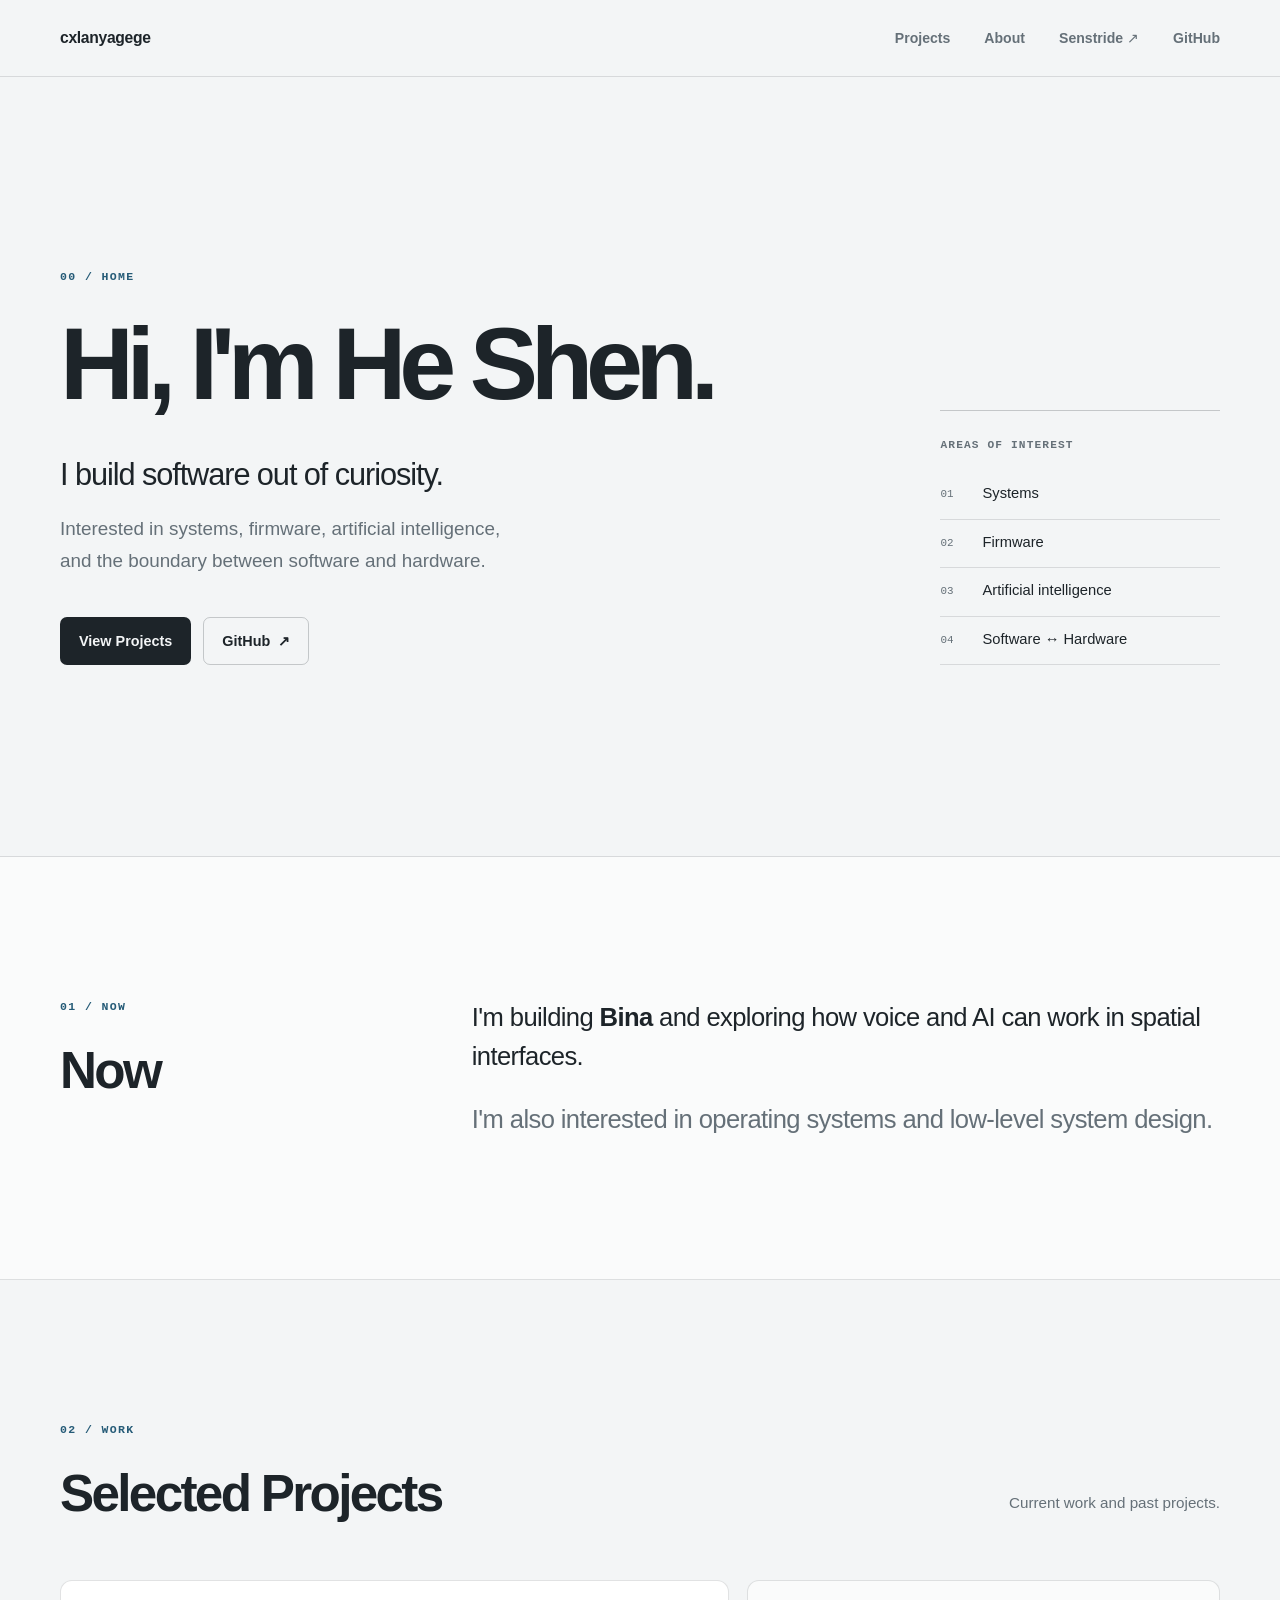
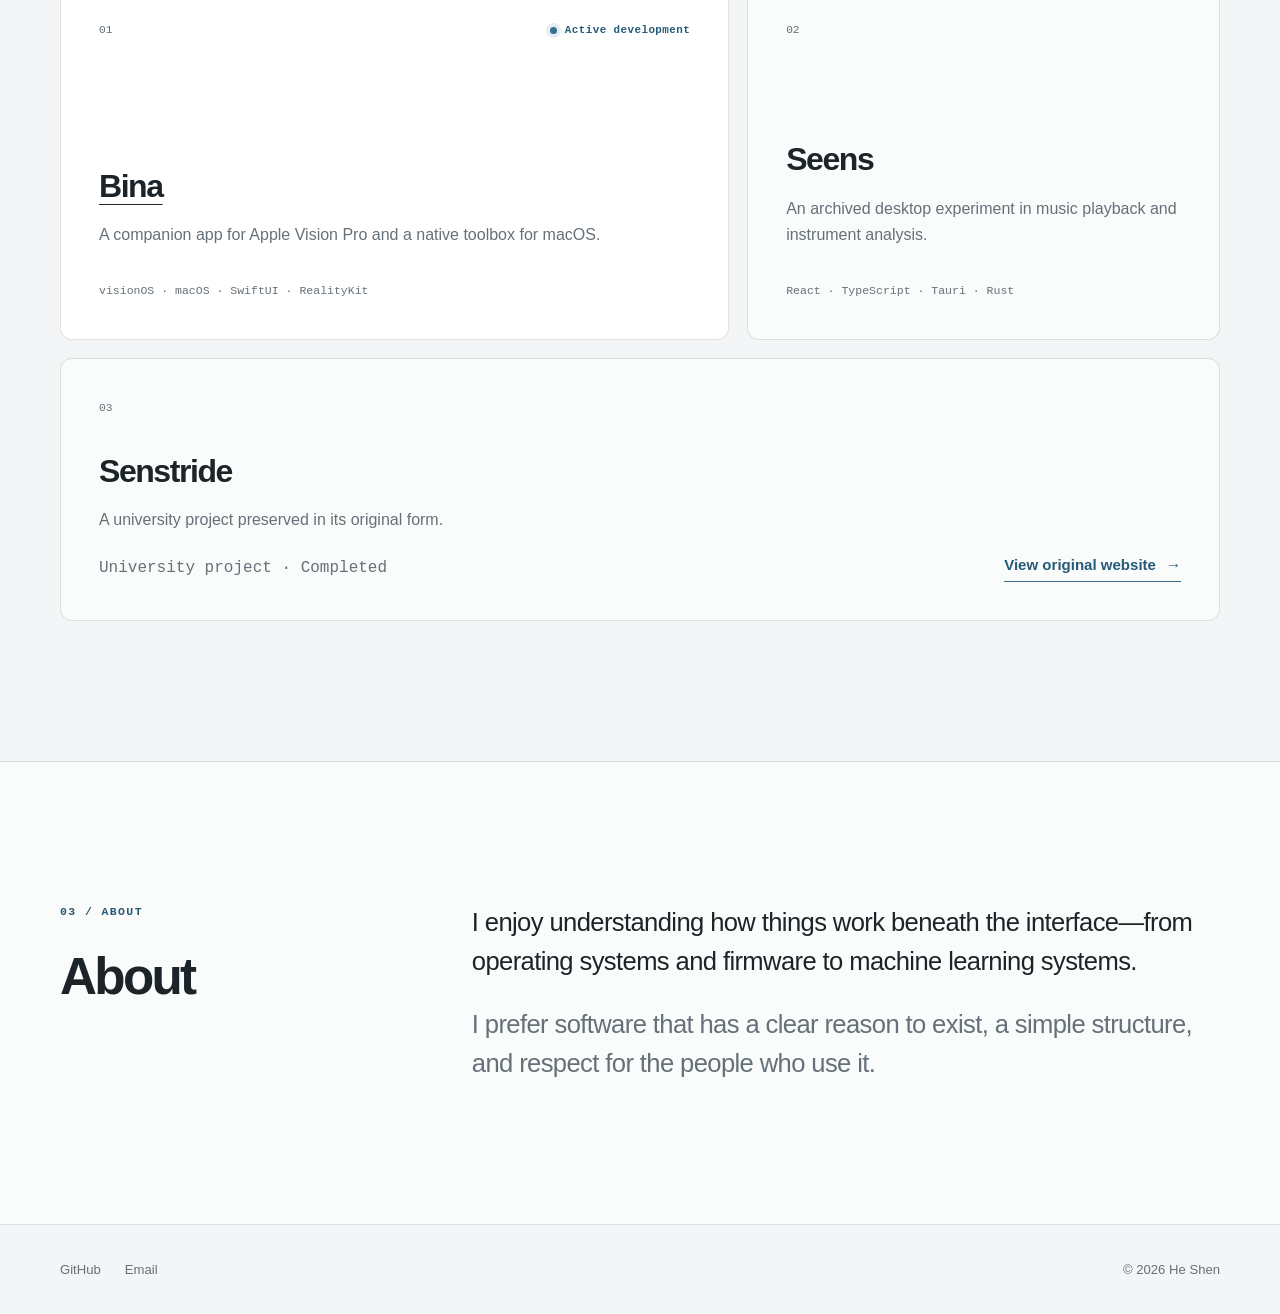
<file: index.html>
<!doctype html>
<html lang="en">
  <head>
    <meta charset="UTF-8">
    <meta name="viewport" content="width=device-width, initial-scale=1.0">
    <meta name="color-scheme" content="light dark">
    <meta name="theme-color" content="#f3f5f6" media="(prefers-color-scheme: light)">
    <meta name="theme-color" content="#111518" media="(prefers-color-scheme: dark)">
    <meta
      name="description"
      content="Shen He builds native apps for visionOS and macOS and explores systems, firmware, and artificial intelligence."
    >
    <meta property="og:title" content="Shen He — Developer">
    <meta
      property="og:description"
      content="Current work in spatial computing and native macOS tools, alongside selected past projects."
    >
    <meta property="og:type" content="website">
    <meta property="og:url" content="https://cxlanyagege.github.io/">
    <meta property="og:image" content="https://cxlanyagege.github.io/og.png">
    <meta property="og:image:width" content="1200">
    <meta property="og:image:height" content="630">
    <meta property="og:image:alt" content="Shen He — I build software out of curiosity.">
    <meta name="twitter:card" content="summary_large_image">
    <link rel="canonical" href="https://cxlanyagege.github.io/">
    <link rel="stylesheet" href="/styles.css">
    <title>He Shen — Developer</title>
  </head>
  <body>
    <a class="skip-link" href="#main-content">Skip to content</a>

    <header class="site-header">
      <div class="shell header-inner">
        <a class="wordmark" href="#top" aria-label="Shen He, home">cxlanyagege</a>
        <nav class="primary-nav" aria-label="Primary navigation">
          <a href="#projects">Projects</a>
          <a href="#about">About</a>
          <a href="/senstride/">Senstride <span aria-hidden="true">↗</span></a>
          <a
            href="https://github.com/cxlanyagege"
            target="_blank"
            rel="me noreferrer"
            aria-label="GitHub profile (opens in a new tab)"
          >GitHub</a>
        </nav>
      </div>
    </header>

    <main id="main-content">
      <section class="hero" id="top" aria-labelledby="hero-title">
        <div class="shell hero-grid">
          <div class="hero-copy">
            <p class="section-label">00 / Home</p>
            <h1 id="hero-title">Hi, I'm He Shen.</h1>
            <p class="hero-statement">I build software out of curiosity.</p>
            <p class="hero-detail">
              Interested in systems, firmware, artificial intelligence,<br class="wide-break">
              and the boundary between software and hardware.
            </p>
            <div class="hero-actions" aria-label="Primary actions">
              <a class="button button-primary" href="#projects">View Projects</a>
              <a
                class="button button-secondary"
                href="https://github.com/cxlanyagege"
                target="_blank"
                rel="me noreferrer"
                aria-label="GitHub profile (opens in a new tab)"
              >GitHub <span aria-hidden="true">↗</span></a>
            </div>
          </div>

          <aside class="focus-panel" aria-label="Areas of interest">
            <p class="focus-heading">Areas of interest</p>
            <ol class="focus-list">
              <li><span>01</span> Systems</li>
              <li><span>02</span> Firmware</li>
              <li><span>03</span> Artificial intelligence</li>
              <li><span>04</span> Software ↔ Hardware</li>
            </ol>
          </aside>
        </div>
      </section>

      <section class="section now-section" aria-labelledby="now-title">
        <div class="shell section-grid">
          <div class="section-heading">
            <p class="section-label">01 / Now</p>
            <h2 id="now-title">Now</h2>
          </div>
          <div class="section-copy now-copy">
            <p>
              I'm building <strong>Bina</strong> and exploring how voice and AI can work
              in spatial interfaces.
            </p>
            <p>
              I'm also interested in operating systems and low-level system design.
            </p>
          </div>
        </div>
      </section>

      <section class="section projects-section" id="projects" aria-labelledby="projects-title">
        <div class="shell">
          <div class="section-intro">
            <div class="section-heading">
              <p class="section-label">02 / Work</p>
              <h2 id="projects-title">Selected Projects</h2>
            </div>
            <p class="section-note">Current work and past projects.</p>
          </div>

          <div class="project-grid">
            <article class="project-card project-card-featured">
              <div class="project-card-topline">
                <span class="project-number" aria-hidden="true">01</span>
                <span class="status"><span class="status-dot" aria-hidden="true"></span>Active development</span>
              </div>
              <div class="project-card-body">
                <h3><a href="https://github.com/cxlanyagege/Bina">Bina</a></h3>
                <p>
                  A companion app for Apple Vision Pro and a native toolbox for macOS.
                </p>
              </div>
              <p class="project-stack">visionOS · macOS · SwiftUI · RealityKit</p>
            </article>

            <article class="project-card">
              <div class="project-card-topline">
                <span class="project-number" aria-hidden="true">02</span>
              </div>
              <div class="project-card-body">
                <h3>Seens</h3>
                <p>
                  An archived desktop experiment in music playback and instrument analysis.
                </p>
              </div>
              <p class="project-stack">React · TypeScript · Tauri · Rust</p>
            </article>

            <article class="project-card project-card-wide">
              <div class="project-card-topline">
                <span class="project-number" aria-hidden="true">03</span>
              </div>
              <div class="project-wide-layout">
                <div class="project-card-body">
                  <h3>Senstride</h3>
                  <p>A university project preserved in its original form.</p>
                  <p class="project-stack">University project · Completed</p>
                </div>
                <a class="project-link" href="/senstride/">
                  View original website <span aria-hidden="true">→</span>
                </a>
              </div>
            </article>
          </div>
        </div>
      </section>

      <section class="section about-section" id="about" aria-labelledby="about-title">
        <div class="shell section-grid">
          <div class="section-heading">
            <p class="section-label">03 / About</p>
            <h2 id="about-title">About</h2>
          </div>
          <div class="section-copy about-copy">
            <p>
              I enjoy understanding how things work beneath the interface—from
              operating systems and firmware to machine learning systems.
            </p>
            <p>
              I prefer software that has a clear reason to exist, a simple structure,
              and respect for the people who use it.
            </p>
          </div>
        </div>
      </section>
    </main>

    <footer class="site-footer">
      <div class="shell footer-inner">
        <div class="footer-links" aria-label="Contact links">
          <a
            href="https://github.com/cxlanyagege"
            target="_blank"
            rel="me noreferrer"
            aria-label="GitHub profile (opens in a new tab)"
          >GitHub</a>
          <a href="mailto:cxlanyagege@hotmail.com">Email</a>
        </div>
        <p>© 2026 He Shen</p>
      </div>
    </footer>
  </body>
</html>
</file>
<file: styles.css>
:root {
  color-scheme: light dark;
  --background: #f3f5f6;
  --surface: #fafbfb;
  --surface-raised: #ffffff;
  --text: #1d2429;
  --muted: #657078;
  --faint: #657078;
  --line: rgba(29, 36, 41, 0.13);
  --line-strong: rgba(29, 36, 41, 0.22);
  --accent: #386f8d;
  --accent-strong: #255b77;
  --accent-soft: #e5eef3;
  --focus: #1672a4;
  --shadow: 0 20px 50px rgba(25, 39, 47, 0.07);
  --shell: min(1160px, calc(100% - 48px));
}

* {
  box-sizing: border-box;
}

html {
  scroll-behavior: smooth;
  scroll-padding-top: 96px;
}

body {
  margin: 0;
  background: var(--background);
  color: var(--text);
  font-family: -apple-system, BlinkMacSystemFont, "Segoe UI", Helvetica, Arial, sans-serif;
  font-size: 16px;
  line-height: 1.6;
  text-rendering: optimizeLegibility;
  -webkit-font-smoothing: antialiased;
}

::selection {
  background: var(--accent);
  color: var(--background);
}

a {
  color: inherit;
  text-decoration-thickness: 1px;
  text-underline-offset: 0.22em;
}

a:focus-visible {
  border-radius: 3px;
  outline: 3px solid var(--focus);
  outline-offset: 4px;
}

.shell {
  width: var(--shell);
  margin-inline: auto;
}

.skip-link {
  position: fixed;
  z-index: 100;
  top: 12px;
  left: 12px;
  padding: 10px 14px;
  transform: translateY(-160%);
  border-radius: 6px;
  background: var(--text);
  color: var(--background);
  font-weight: 700;
  transition: transform 160ms ease;
}

.skip-link:focus {
  transform: translateY(0);
}

.site-header {
  position: sticky;
  z-index: 20;
  top: 0;
  border-bottom: 1px solid var(--line);
  background: var(--background);
}

.header-inner {
  display: flex;
  min-height: 76px;
  align-items: center;
  justify-content: space-between;
  gap: 32px;
}

.wordmark {
  flex: 0 0 auto;
  font-size: 0.98rem;
  font-weight: 720;
  letter-spacing: -0.02em;
  text-decoration: none;
}

.primary-nav {
  display: flex;
  align-items: center;
  gap: clamp(16px, 3vw, 34px);
  color: var(--muted);
  font-size: 0.88rem;
  font-weight: 560;
}

.primary-nav a,
.footer-links a {
  text-decoration: none;
  transition: color 160ms ease;
}

.primary-nav a:hover,
.footer-links a:hover {
  color: var(--accent-strong);
}

.hero {
  min-height: min(780px, calc(100vh - 76px));
  display: grid;
  align-items: center;
  border-bottom: 1px solid var(--line);
  padding-block: clamp(96px, 13vw, 176px);
}

.hero-grid {
  display: grid;
  grid-template-columns: minmax(0, 1.75fr) minmax(250px, 0.65fr);
  align-items: end;
  gap: clamp(64px, 10vw, 140px);
}

.section-label,
.focus-heading,
.project-number,
.project-stack,
.status {
  font-family: ui-monospace, SFMono-Regular, Menlo, Monaco, Consolas, "Liberation Mono", monospace;
}

.section-label {
  margin: 0 0 28px;
  color: var(--accent-strong);
  font-size: 0.72rem;
  font-weight: 680;
  letter-spacing: 0.12em;
  text-transform: uppercase;
}

.hero h1 {
  max-width: 820px;
  margin: 0;
  font-size: clamp(3.4rem, 8vw, 7.3rem);
  font-weight: 640;
  letter-spacing: -0.072em;
  line-height: 0.98;
}

.hero-statement {
  margin: 40px 0 0;
  font-size: clamp(1.45rem, 2.4vw, 2.1rem);
  font-weight: 500;
  letter-spacing: -0.035em;
  line-height: 1.32;
}

.hero-detail {
  max-width: 720px;
  margin: 18px 0 0;
  color: var(--muted);
  font-size: clamp(1rem, 1.5vw, 1.18rem);
  line-height: 1.7;
}

.hero-actions {
  display: flex;
  flex-wrap: wrap;
  gap: 12px;
  margin-top: 40px;
}

.button {
  display: inline-flex;
  min-height: 48px;
  align-items: center;
  justify-content: center;
  gap: 8px;
  padding: 11px 18px;
  border: 1px solid transparent;
  border-radius: 7px;
  font-size: 0.9rem;
  font-weight: 650;
  text-decoration: none;
  transition: background-color 160ms ease, border-color 160ms ease, color 160ms ease,
    transform 160ms ease;
}

.button-primary {
  background: var(--text);
  color: var(--background);
}

.button-primary:hover {
  transform: translateY(-2px);
  background: var(--accent-strong);
  color: var(--background);
}

.button-secondary {
  border-color: var(--line-strong);
  background: transparent;
  color: var(--text);
}

.button-secondary:hover {
  transform: translateY(-2px);
  border-color: var(--accent);
  color: var(--accent-strong);
}

.focus-panel {
  padding: 26px 0 0;
  border-top: 1px solid var(--line-strong);
}

.focus-heading {
  margin: 0 0 16px;
  color: var(--faint);
  font-size: 0.7rem;
  font-weight: 680;
  letter-spacing: 0.1em;
  text-transform: uppercase;
}

.focus-list {
  margin: 0;
  padding: 0;
  list-style: none;
}

.focus-list li {
  display: grid;
  grid-template-columns: 30px 1fr;
  gap: 12px;
  padding: 11px 0;
  border-bottom: 1px solid var(--line);
  font-size: 0.92rem;
}

.focus-list span {
  color: var(--faint);
  font-family: ui-monospace, SFMono-Regular, Menlo, Monaco, Consolas, monospace;
  font-size: 0.68rem;
  line-height: 2.35;
}

.section {
  border-bottom: 1px solid var(--line);
  padding-block: clamp(88px, 11vw, 152px);
}

.section-grid {
  display: grid;
  grid-template-columns: minmax(180px, 0.55fr) minmax(0, 1.45fr);
  gap: clamp(56px, 10vw, 152px);
}

.section-heading h2 {
  margin: 0;
  font-size: clamp(2rem, 4vw, 3.6rem);
  font-weight: 620;
  letter-spacing: -0.052em;
  line-height: 1.06;
}

.section-copy {
  max-width: 760px;
  font-size: clamp(1.2rem, 2vw, 1.65rem);
  letter-spacing: -0.024em;
  line-height: 1.52;
}

.section-copy p {
  margin: 0;
}

.section-copy p + p {
  margin-top: 24px;
  color: var(--muted);
}

.now-section {
  background: var(--surface);
}

.section-intro {
  display: flex;
  align-items: end;
  justify-content: space-between;
  gap: 40px;
  margin-bottom: 58px;
}

.section-note {
  max-width: 320px;
  margin: 0 0 6px;
  color: var(--muted);
  font-size: 0.95rem;
}

.project-grid {
  display: grid;
  grid-template-columns: repeat(12, minmax(0, 1fr));
  gap: 18px;
}

.project-card {
  grid-column: span 5;
  display: flex;
  min-height: 360px;
  flex-direction: column;
  padding: clamp(26px, 3vw, 38px);
  border: 1px solid var(--line);
  border-radius: 12px;
  background: var(--surface);
  transition: border-color 180ms ease, box-shadow 180ms ease, transform 180ms ease;
}

.project-card-featured {
  grid-column: span 7;
  background: var(--surface-raised);
}

.project-card-wide {
  grid-column: 1 / -1;
  min-height: 250px;
}

.project-card:hover {
  transform: translateY(-3px);
  border-color: var(--line-strong);
  box-shadow: var(--shadow);
}

.project-card-topline {
  display: flex;
  min-height: 24px;
  align-items: center;
  justify-content: space-between;
  gap: 16px;
}

.project-number {
  color: var(--faint);
  font-size: 0.7rem;
}

.status {
  display: inline-flex;
  align-items: center;
  gap: 8px;
  color: var(--accent-strong);
  font-size: 0.68rem;
  font-weight: 650;
  letter-spacing: 0.04em;
}

.status-dot {
  width: 7px;
  height: 7px;
  border-radius: 50%;
  background: var(--accent);
  box-shadow: 0 0 0 4px var(--accent-soft);
}

.project-card-body {
  max-width: 610px;
  margin-top: auto;
}

.project-card h3 {
  margin: 44px 0 18px;
  font-size: clamp(1.55rem, 2.5vw, 2.35rem);
  font-weight: 610;
  letter-spacing: -0.045em;
  line-height: 1.13;
}

.project-card-body p {
  margin: 0;
  color: var(--muted);
  font-size: 1rem;
  line-height: 1.65;
}

.project-stack {
  margin: 34px 0 0;
  color: var(--faint);
  font-size: 0.72rem;
  line-height: 1.6;
}

.project-wide-layout {
  display: flex;
  flex: 1;
  align-items: end;
  justify-content: space-between;
  gap: 56px;
}

.project-card-wide .project-card-body {
  margin: 0;
}

.project-card-wide h3 {
  margin-top: 32px;
}

.project-card-wide .project-stack {
  margin-top: 22px;
}

.project-link {
  display: inline-flex;
  flex: 0 0 auto;
  align-items: center;
  gap: 10px;
  padding-bottom: 4px;
  border-bottom: 1px solid var(--accent);
  color: var(--accent-strong);
  font-size: 0.94rem;
  font-weight: 680;
  text-decoration: none;
}

.project-link span {
  transition: transform 160ms ease;
}

.project-link:hover span {
  transform: translateX(4px);
}

.about-section {
  background: var(--surface);
}

.site-footer {
  padding-block: 34px;
}

.footer-inner {
  display: flex;
  align-items: center;
  justify-content: space-between;
  gap: 24px;
  color: var(--muted);
  font-size: 0.82rem;
}

.footer-inner p {
  margin: 0;
}

.footer-links {
  display: flex;
  gap: 24px;
}

@media (max-width: 900px) {
  .hero-grid,
  .section-grid {
    grid-template-columns: 1fr;
  }

  .hero-grid {
    align-items: start;
    gap: 72px;
  }

  .focus-panel {
    max-width: 520px;
  }

  .section-grid {
    gap: 48px;
  }

  .project-card,
  .project-card-featured {
    grid-column: 1 / -1;
    min-height: 320px;
  }
}

@media (max-width: 640px) {
  :root {
    --shell: min(100% - 32px, 1160px);
  }

  html {
    scroll-padding-top: 116px;
  }

  .header-inner {
    min-height: 104px;
    flex-direction: column;
    align-items: stretch;
    justify-content: center;
    gap: 10px;
  }

  .primary-nav {
    justify-content: space-between;
    gap: 12px;
    font-size: 0.78rem;
  }

  .hero {
    min-height: auto;
    padding-block: 88px 96px;
  }

  .hero h1 {
    font-size: clamp(3rem, 15vw, 4.5rem);
  }

  .hero-statement {
    margin-top: 30px;
  }

  .wide-break {
    display: none;
  }

  .hero-actions {
    margin-top: 32px;
  }

  .button {
    flex: 1 1 150px;
  }

  .section {
    padding-block: 80px;
  }

  .section-intro {
    align-items: start;
    flex-direction: column;
    margin-bottom: 40px;
  }

  .project-card,
  .project-card-featured,
  .project-card-wide {
    min-height: 0;
  }

  .project-card-body {
    margin-top: 46px;
  }

  .project-card h3,
  .project-card-wide h3 {
    margin-top: 0;
  }

  .project-wide-layout {
    align-items: start;
    flex-direction: column;
    gap: 40px;
  }

  .project-card-wide .project-card-body {
    margin-top: 46px;
  }

  .footer-inner {
    align-items: flex-start;
    flex-direction: column;
  }
}

@media (prefers-color-scheme: dark) {
  :root {
    --background: #111518;
    --surface: #161b1f;
    --surface-raised: #1a2024;
    --text: #edf1f3;
    --muted: #a5afb5;
    --faint: #7f8b92;
    --line: rgba(237, 241, 243, 0.12);
    --line-strong: rgba(237, 241, 243, 0.24);
    --accent: #79a9c3;
    --accent-strong: #9ac2d7;
    --accent-soft: #21313a;
    --focus: #75c2ea;
    --shadow: 0 22px 56px rgba(0, 0, 0, 0.24);
  }
}

@media (prefers-reduced-motion: reduce) {
  html {
    scroll-behavior: auto;
  }

  *,
  *::before,
  *::after {
    scroll-behavior: auto !important;
    transition-duration: 0.01ms !important;
    animation-duration: 0.01ms !important;
    animation-iteration-count: 1 !important;
  }
}
</file>
